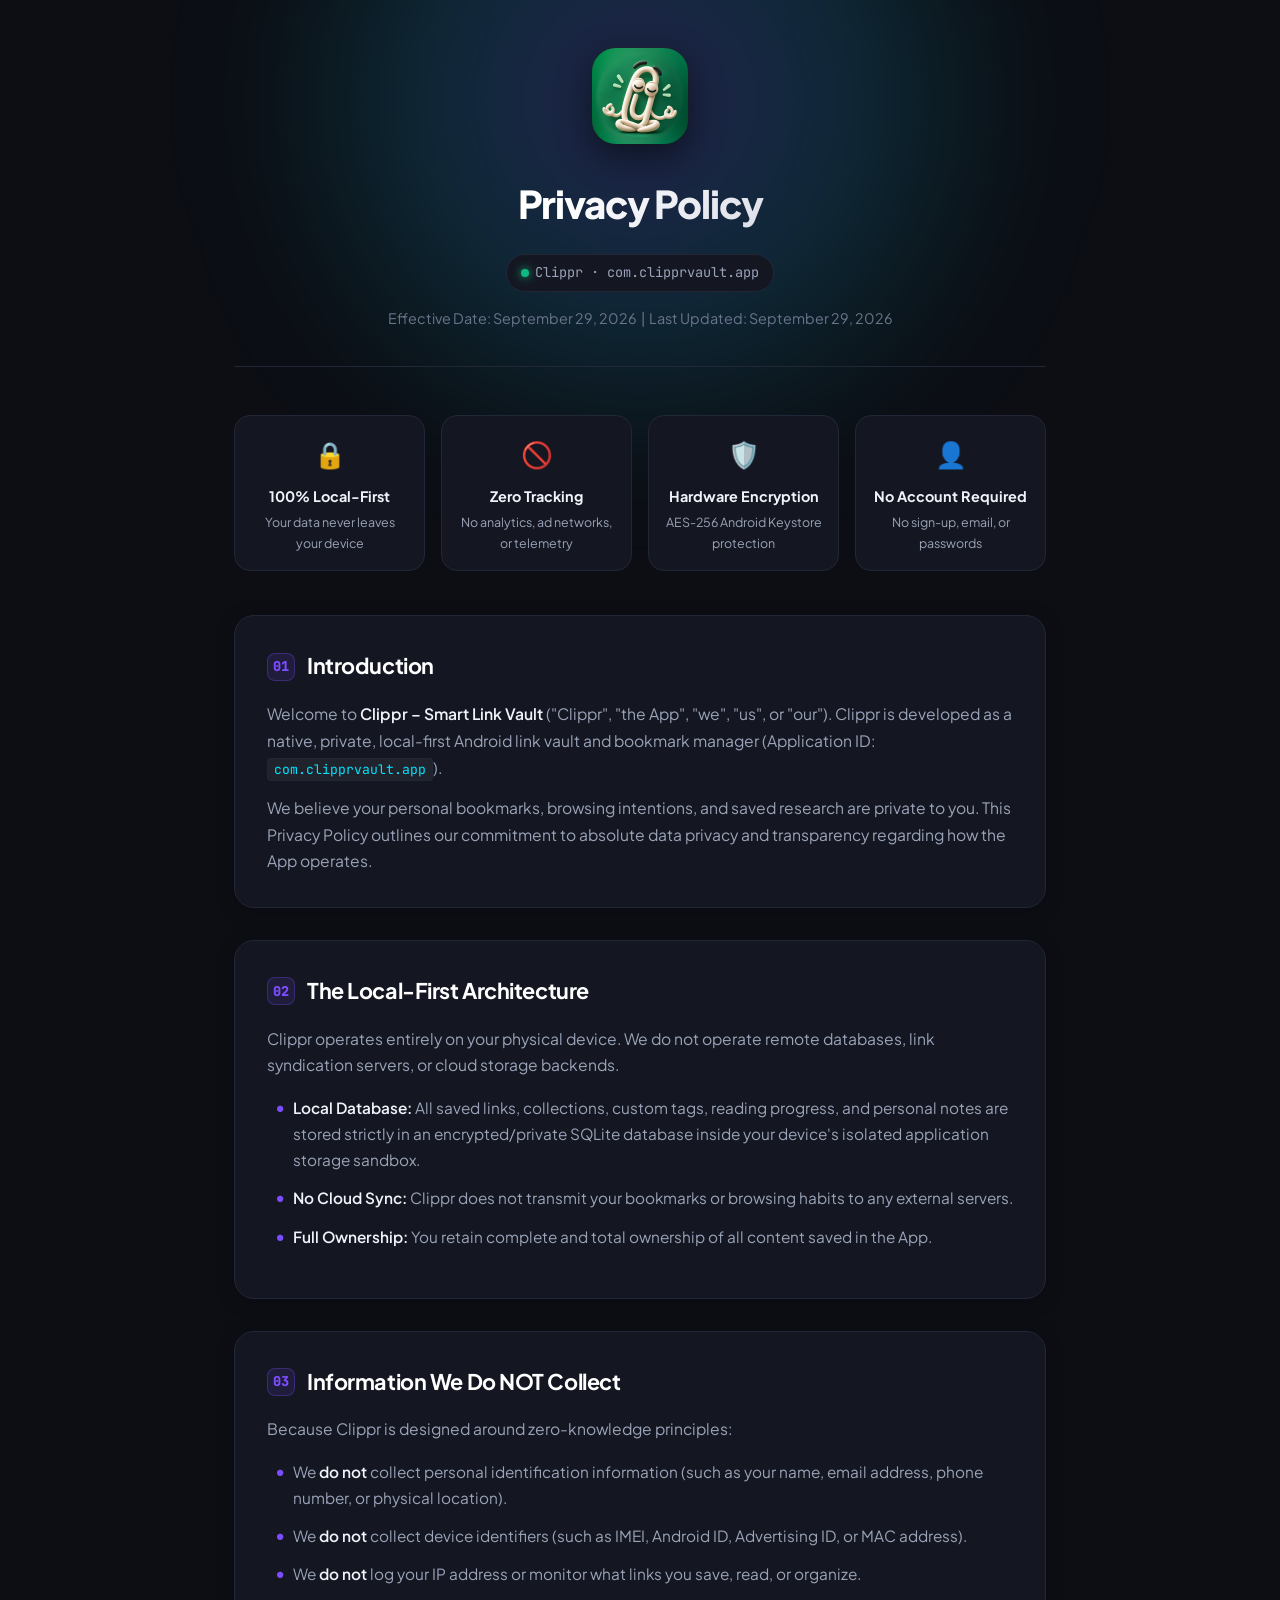
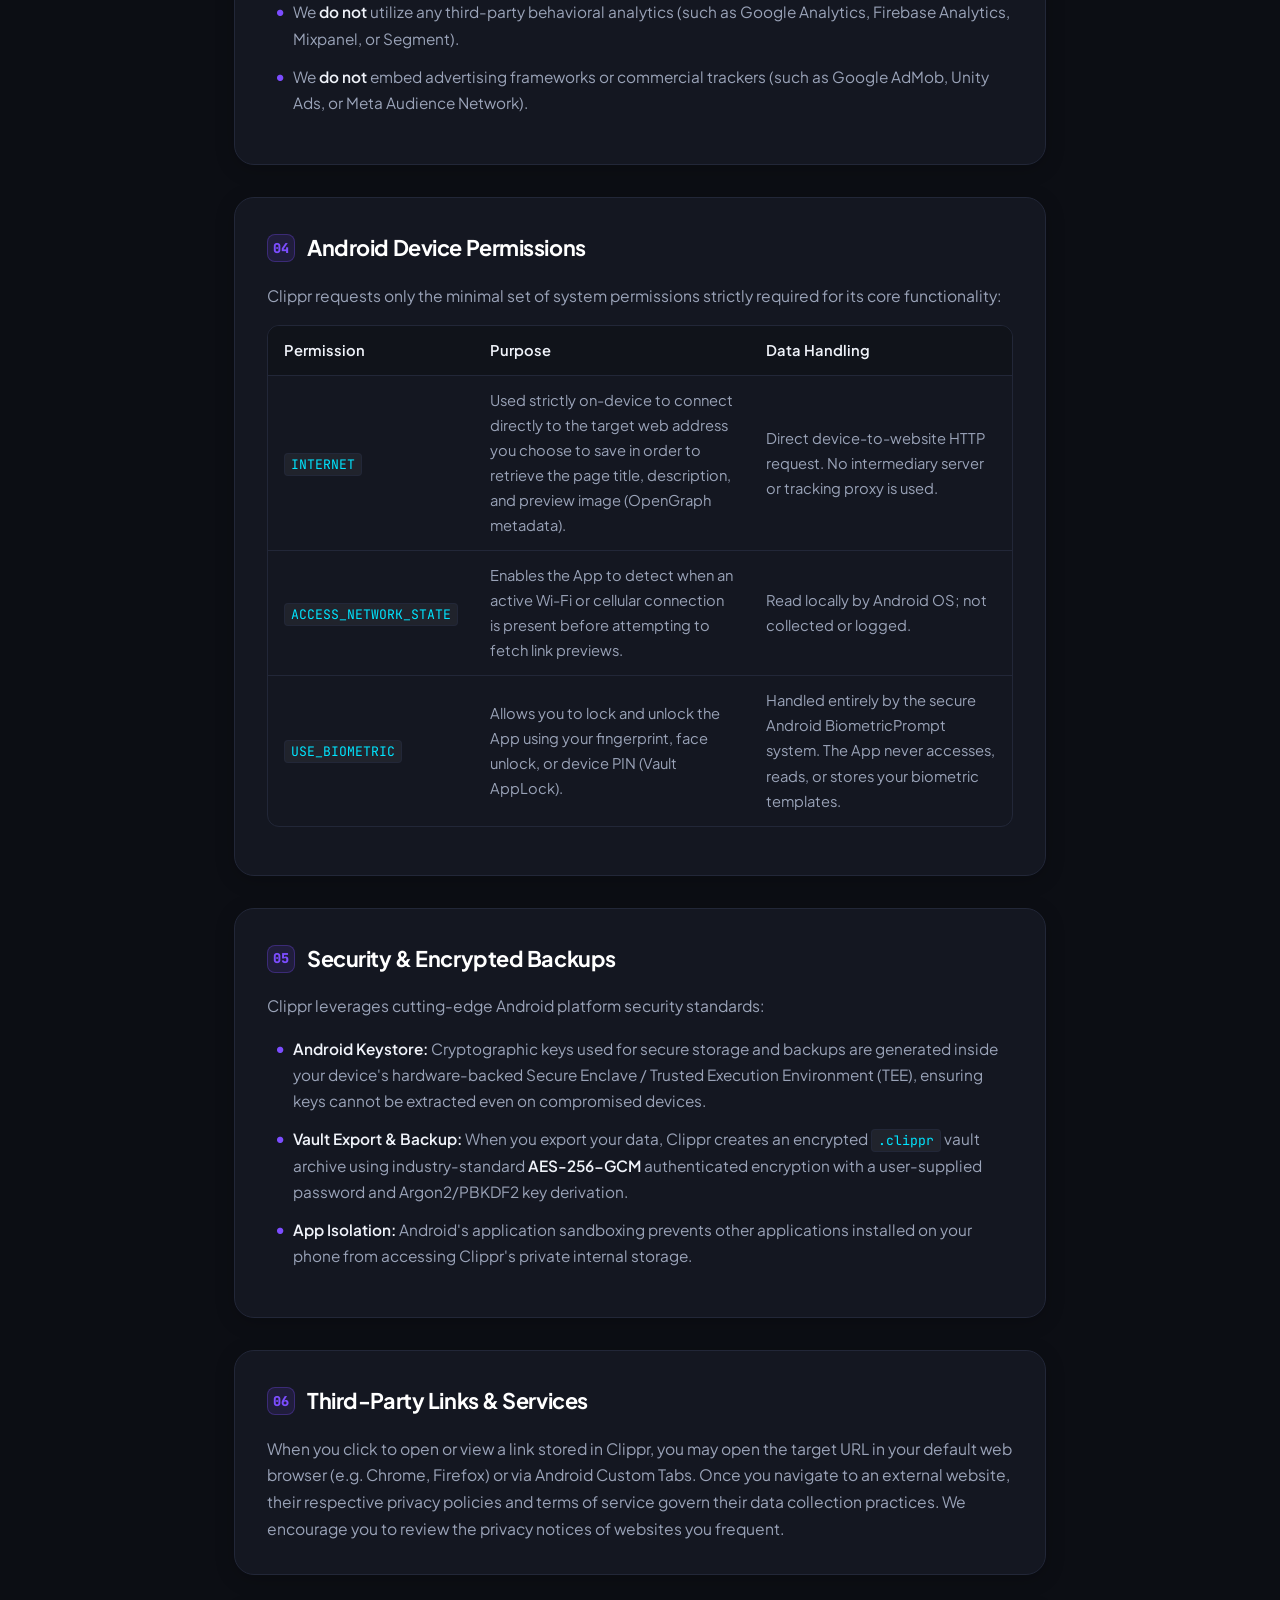
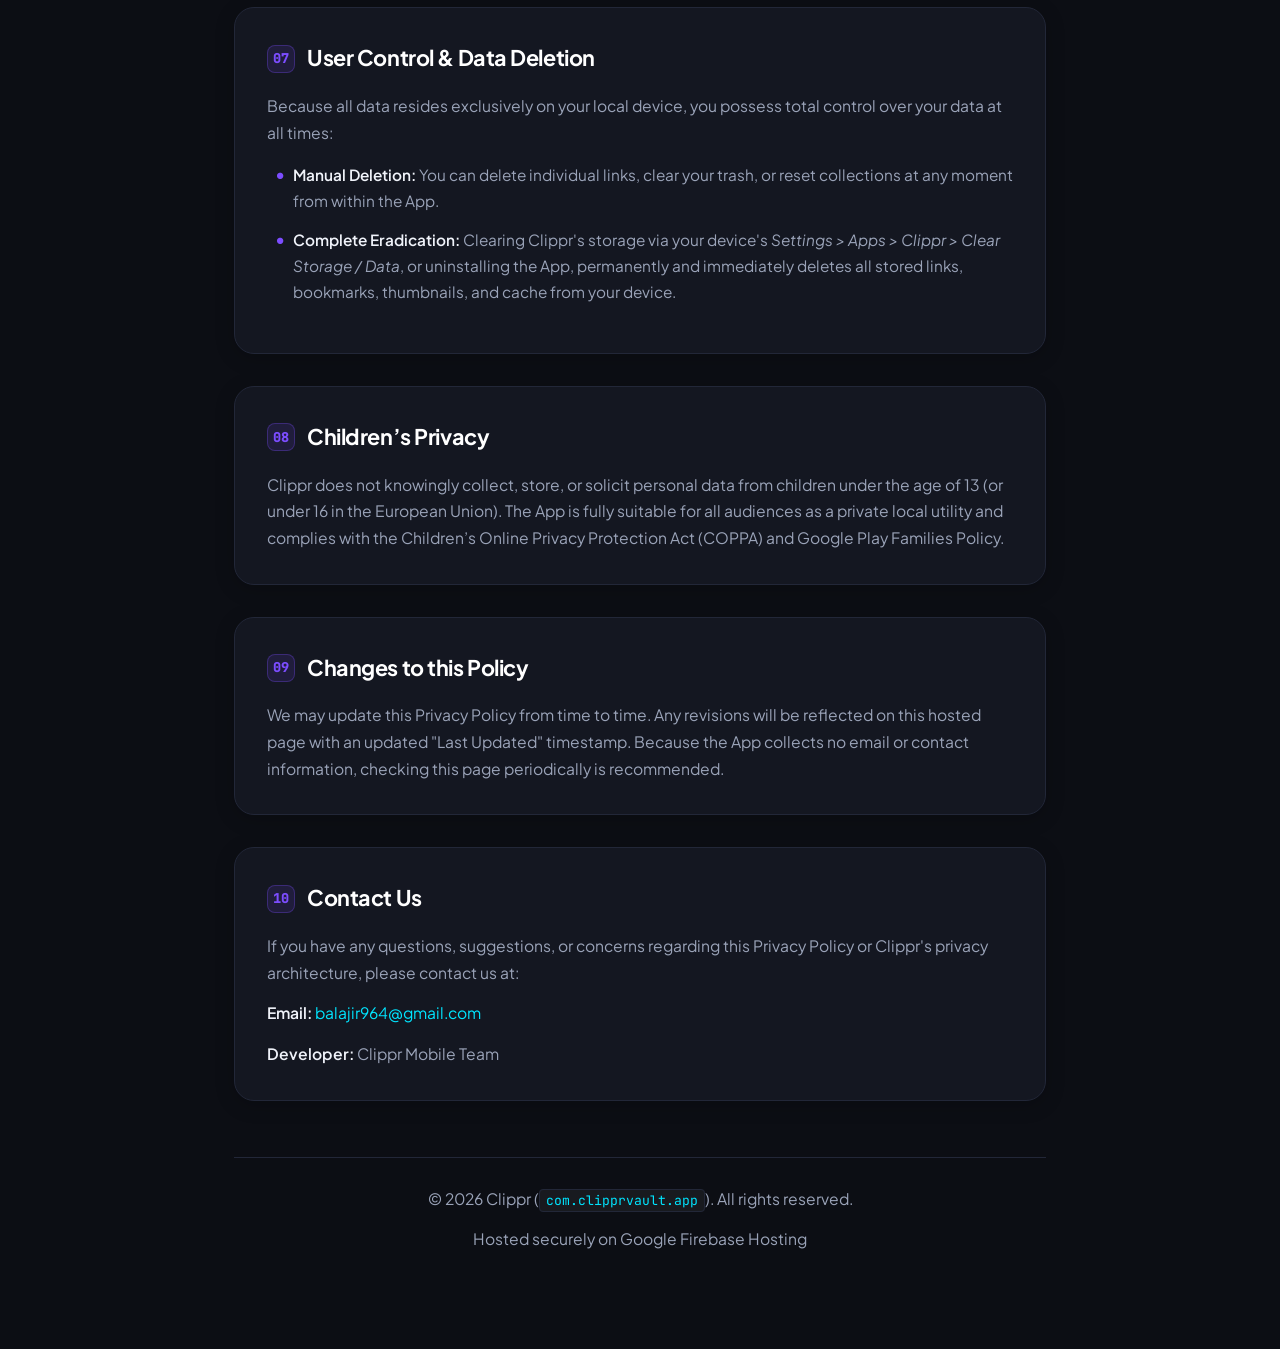
<file: privacy-hosting/public/index.html>
<!DOCTYPE html>
<html lang="en">
<head>
  <meta charset="UTF-8">
  <meta name="viewport" content="width=device-width, initial-scale=1.0">
  <title>Privacy Policy | Clippr – Smart Link Vault</title>
  <meta name="description" content="Privacy Policy for Clippr – Smart Link Vault (com.clipprvault.app). A 100% local-first, private bookmarking and link management vault.">
  <link rel="icon" type="image/png" href="icon.png">
  <link rel="preconnect" href="https://fonts.googleapis.com">
  <link rel="preconnect" href="https://fonts.gstatic.com" crossorigin>
  <link href="https://fonts.googleapis.com/css2?family=Plus+Jakarta+Sans:wght@400;500;600;700;800&family=JetBrains+Mono:wght@400;500&display=swap" rel="stylesheet">
  <style>
    :root {
      --bg: #0c0e14;
      --surface: #141721;
      --surface-border: #222738;
      --surface-hover: #1a1e2b;
      --text-main: #f0f3fa;
      --text-muted: #9aa3b8;
      --text-sub: #6b758d;
      --primary: #7c4dff;
      --primary-glow: rgba(124, 77, 255, 0.25);
      --accent: #00e5ff;
      --accent-glow: rgba(0, 229, 255, 0.15);
      --card-badge-bg: rgba(124, 77, 255, 0.12);
      --card-badge-border: rgba(124, 77, 255, 0.3);
      --green: #10b981;
      --green-bg: rgba(16, 185, 129, 0.12);
      --font-main: 'Plus Jakarta Sans', -apple-system, BlinkMacSystemFont, "Segoe UI", Roboto, sans-serif;
      --font-mono: 'JetBrains Mono', monospace;
    }

    * {
      box-sizing: border-box;
      margin: 0;
      padding: 0;
    }

    body {
      background-color: var(--bg);
      color: var(--text-main);
      font-family: var(--font-main);
      line-height: 1.7;
      -webkit-font-smoothing: antialiased;
      padding: 0;
      margin: 0;
      overflow-x: hidden;
    }

    .glow-bg {
      position: fixed;
      top: -200px;
      left: 50%;
      transform: translateX(-50%);
      width: 800px;
      height: 600px;
      background: radial-gradient(circle, var(--primary-glow) 0%, var(--accent-glow) 50%, transparent 70%);
      filter: blur(80px);
      z-index: 0;
      pointer-events: none;
    }

    .container {
      max-width: 860px;
      margin: 0 auto;
      padding: 48px 24px 96px;
      position: relative;
      z-index: 1;
    }

    /* Header */
    header {
      text-align: center;
      margin-bottom: 48px;
      padding-bottom: 36px;
      border-bottom: 1px solid var(--surface-border);
    }

    .app-icon {
      width: 96px;
      height: 96px;
      border-radius: 24px;
      box-shadow: 0 12px 32px rgba(0, 0, 0, 0.5), 0 0 0 1px var(--surface-border);
      margin-bottom: 20px;
    }

    h1 {
      font-size: 2.4rem;
      font-weight: 800;
      letter-spacing: -0.03em;
      margin-bottom: 8px;
      background: linear-gradient(135deg, #ffffff 40%, #b3b9ce 100%);
      -webkit-background-clip: text;
      -webkit-text-fill-color: transparent;
    }

    .app-id-pill {
      display: inline-flex;
      align-items: center;
      gap: 6px;
      background: var(--surface);
      border: 1px solid var(--surface-border);
      border-radius: 100px;
      padding: 6px 14px;
      font-family: var(--font-mono);
      font-size: 0.85rem;
      color: var(--text-muted);
      margin-top: 10px;
    }

    .app-id-pill .dot {
      width: 8px;
      height: 8px;
      border-radius: 50%;
      background: var(--green);
      box-shadow: 0 0 8px var(--green);
    }

    .meta-info {
      color: var(--text-sub);
      font-size: 0.9rem;
      margin-top: 14px;
    }

    /* Highlights Badges */
    .badges-grid {
      display: grid;
      grid-template-columns: repeat(auto-fit, minmax(180px, 1fr));
      gap: 16px;
      margin-bottom: 44px;
    }

    .badge-card {
      background: var(--surface);
      border: 1px solid var(--surface-border);
      border-radius: 16px;
      padding: 16px;
      text-align: center;
    }

    .badge-card .icon {
      font-size: 1.6rem;
      margin-bottom: 8px;
      display: block;
    }

    .badge-card .label {
      font-size: 0.9rem;
      font-weight: 700;
      color: var(--text-main);
      display: block;
      margin-bottom: 4px;
    }

    .badge-card .sub {
      font-size: 0.78rem;
      color: var(--text-muted);
      display: block;
    }

    /* Content sections */
    .policy-content {
      display: flex;
      flex-direction: column;
      gap: 32px;
    }

    .section-card {
      background: var(--surface);
      border: 1px solid var(--surface-border);
      border-radius: 20px;
      padding: 32px;
      box-shadow: 0 4px 20px rgba(0, 0, 0, 0.2);
    }

    h2 {
      font-size: 1.35rem;
      font-weight: 700;
      color: #ffffff;
      margin-bottom: 16px;
      display: flex;
      align-items: center;
      gap: 12px;
      letter-spacing: -0.02em;
    }

    h2 .num {
      display: inline-flex;
      align-items: center;
      justify-content: center;
      width: 28px;
      height: 28px;
      border-radius: 8px;
      background: var(--card-badge-bg);
      border: 1px solid var(--card-badge-border);
      color: var(--primary);
      font-size: 0.85rem;
      font-weight: 800;
      font-family: var(--font-mono);
    }

    p {
      color: var(--text-muted);
      font-size: 0.98rem;
      margin-bottom: 14px;
    }

    p:last-child {
      margin-bottom: 0;
    }

    ul {
      list-style: none;
      padding-left: 0;
      margin: 16px 0;
      display: flex;
      flex-direction: column;
      gap: 12px;
    }

    li {
      position: relative;
      padding-left: 26px;
      color: var(--text-muted);
      font-size: 0.96rem;
    }

    li::before {
      content: "•";
      position: absolute;
      left: 8px;
      color: var(--primary);
      font-size: 1.2rem;
      line-height: 1;
      top: 2px;
    }

    strong {
      color: var(--text-main);
      font-weight: 600;
    }

    .table-container {
      overflow-x: auto;
      margin: 16px 0;
      border-radius: 12px;
      border: 1px solid var(--surface-border);
    }

    table {
      width: 100%;
      border-collapse: collapse;
      font-size: 0.92rem;
      text-align: left;
    }

    th {
      background: #10131a;
      color: var(--text-main);
      padding: 12px 16px;
      border-bottom: 1px solid var(--surface-border);
      font-weight: 600;
    }

    td {
      padding: 12px 16px;
      border-bottom: 1px solid var(--surface-border);
      color: var(--text-muted);
    }

    tr:last-child td {
      border-bottom: none;
    }

    .code-tag {
      font-family: var(--font-mono);
      font-size: 0.82rem;
      background: rgba(255, 255, 255, 0.05);
      border: 1px solid var(--surface-border);
      padding: 2px 6px;
      border-radius: 4px;
      color: var(--accent);
    }

    .footer {
      text-align: center;
      margin-top: 56px;
      padding-top: 28px;
      border-top: 1px solid var(--surface-border);
      color: var(--text-sub);
      font-size: 0.88rem;
    }

    .footer a {
      color: var(--primary);
      text-decoration: none;
      font-weight: 600;
    }

    .footer a:hover {
      text-decoration: underline;
    }

    @media (max-width: 640px) {
      .container {
        padding: 32px 16px 64px;
      }
      h1 {
        font-size: 1.85rem;
      }
      .section-card {
        padding: 22px 18px;
      }
      .badges-grid {
        grid-template-columns: 1fr 1fr;
      }
    }
  </style>
</head>
<body>
  <div class="glow-bg"></div>
  <div class="container">
    <header>
      <img src="icon.png" alt="Clippr Vault App Icon" class="app-icon" onerror="this.style.display='none'">
      <h1>Privacy Policy</h1>
      <div class="app-id-pill">
        <span class="dot"></span>
        <span>Clippr · com.clipprvault.app</span>
      </div>
      <p class="meta-info">Effective Date: September 29, 2026 &nbsp;|&nbsp; Last Updated: September 29, 2026</p>
    </header>

    <div class="badges-grid">
      <div class="badge-card">
        <span class="icon">🔒</span>
        <span class="label">100% Local-First</span>
        <span class="sub">Your data never leaves your device</span>
      </div>
      <div class="badge-card">
        <span class="icon">🚫</span>
        <span class="label">Zero Tracking</span>
        <span class="sub">No analytics, ad networks, or telemetry</span>
      </div>
      <div class="badge-card">
        <span class="icon">🛡️</span>
        <span class="label">Hardware Encryption</span>
        <span class="sub">AES-256 Android Keystore protection</span>
      </div>
      <div class="badge-card">
        <span class="icon">👤</span>
        <span class="label">No Account Required</span>
        <span class="sub">No sign-up, email, or passwords</span>
      </div>
    </div>

    <div class="policy-content">
      <!-- Section 1 -->
      <section class="section-card">
        <h2><span class="num">01</span> Introduction</h2>
        <p>Welcome to <strong>Clippr – Smart Link Vault</strong> ("Clippr", "the App", "we", "us", or "our"). Clippr is developed as a native, private, local-first Android link vault and bookmark manager (Application ID: <span class="code-tag">com.clipprvault.app</span>).</p>
        <p>We believe your personal bookmarks, browsing intentions, and saved research are private to you. This Privacy Policy outlines our commitment to absolute data privacy and transparency regarding how the App operates.</p>
      </section>

      <!-- Section 2 -->
      <section class="section-card">
        <h2><span class="num">02</span> The Local-First Architecture</h2>
        <p>Clippr operates entirely on your physical device. We do not operate remote databases, link syndication servers, or cloud storage backends.</p>
        <ul>
          <li><strong>Local Database:</strong> All saved links, collections, custom tags, reading progress, and personal notes are stored strictly in an encrypted/private SQLite database inside your device's isolated application storage sandbox.</li>
          <li><strong>No Cloud Sync:</strong> Clippr does not transmit your bookmarks or browsing habits to any external servers.</li>
          <li><strong>Full Ownership:</strong> You retain complete and total ownership of all content saved in the App.</li>
        </ul>
      </section>

      <!-- Section 3 -->
      <section class="section-card">
        <h2><span class="num">03</span> Information We Do NOT Collect</h2>
        <p>Because Clippr is designed around zero-knowledge principles:</p>
        <ul>
          <li>We <strong>do not</strong> collect personal identification information (such as your name, email address, phone number, or physical location).</li>
          <li>We <strong>do not</strong> collect device identifiers (such as IMEI, Android ID, Advertising ID, or MAC address).</li>
          <li>We <strong>do not</strong> log your IP address or monitor what links you save, read, or organize.</li>
          <li>We <strong>do not</strong> utilize any third-party behavioral analytics (such as Google Analytics, Firebase Analytics, Mixpanel, or Segment).</li>
          <li>We <strong>do not</strong> embed advertising frameworks or commercial trackers (such as Google AdMob, Unity Ads, or Meta Audience Network).</li>
        </ul>
      </section>

      <!-- Section 4 -->
      <section class="section-card">
        <h2><span class="num">04</span> Android Device Permissions</h2>
        <p>Clippr requests only the minimal set of system permissions strictly required for its core functionality:</p>
        
        <div class="table-container">
          <table>
            <thead>
              <tr>
                <th>Permission</th>
                <th>Purpose</th>
                <th>Data Handling</th>
              </tr>
            </thead>
            <tbody>
              <tr>
                <td><span class="code-tag">INTERNET</span></td>
                <td>Used strictly on-device to connect directly to the target web address you choose to save in order to retrieve the page title, description, and preview image (OpenGraph metadata).</td>
                <td>Direct device-to-website HTTP request. No intermediary server or tracking proxy is used.</td>
              </tr>
              <tr>
                <td><span class="code-tag">ACCESS_NETWORK_STATE</span></td>
                <td>Enables the App to detect when an active Wi-Fi or cellular connection is present before attempting to fetch link previews.</td>
                <td>Read locally by Android OS; not collected or logged.</td>
              </tr>
              <tr>
                <td><span class="code-tag">USE_BIOMETRIC</span></td>
                <td>Allows you to lock and unlock the App using your fingerprint, face unlock, or device PIN (Vault AppLock).</td>
                <td>Handled entirely by the secure Android BiometricPrompt system. The App never accesses, reads, or stores your biometric templates.</td>
              </tr>
            </tbody>
          </table>
        </div>
      </section>

      <!-- Section 5 -->
      <section class="section-card">
        <h2><span class="num">05</span> Security & Encrypted Backups</h2>
        <p>Clippr leverages cutting-edge Android platform security standards:</p>
        <ul>
          <li><strong>Android Keystore:</strong> Cryptographic keys used for secure storage and backups are generated inside your device's hardware-backed Secure Enclave / Trusted Execution Environment (TEE), ensuring keys cannot be extracted even on compromised devices.</li>
          <li><strong>Vault Export & Backup:</strong> When you export your data, Clippr creates an encrypted <span class="code-tag">.clippr</span> vault archive using industry-standard <strong>AES-256-GCM</strong> authenticated encryption with a user-supplied password and Argon2/PBKDF2 key derivation.</li>
          <li><strong>App Isolation:</strong> Android's application sandboxing prevents other applications installed on your phone from accessing Clippr's private internal storage.</li>
        </ul>
      </section>

      <!-- Section 6 -->
      <section class="section-card">
        <h2><span class="num">06</span> Third-Party Links & Services</h2>
        <p>When you click to open or view a link stored in Clippr, you may open the target URL in your default web browser (e.g. Chrome, Firefox) or via Android Custom Tabs. Once you navigate to an external website, their respective privacy policies and terms of service govern their data collection practices. We encourage you to review the privacy notices of websites you frequent.</p>
      </section>

      <!-- Section 7 -->
      <section class="section-card">
        <h2><span class="num">07</span> User Control & Data Deletion</h2>
        <p>Because all data resides exclusively on your local device, you possess total control over your data at all times:</p>
        <ul>
          <li><strong>Manual Deletion:</strong> You can delete individual links, clear your trash, or reset collections at any moment from within the App.</li>
          <li><strong>Complete Eradication:</strong> Clearing Clippr's storage via your device's <em>Settings &gt; Apps &gt; Clippr &gt; Clear Storage / Data</em>, or uninstalling the App, permanently and immediately deletes all stored links, bookmarks, thumbnails, and cache from your device.</li>
        </ul>
      </section>

      <!-- Section 8 -->
      <section class="section-card">
        <h2><span class="num">08</span> Children’s Privacy</h2>
        <p>Clippr does not knowingly collect, store, or solicit personal data from children under the age of 13 (or under 16 in the European Union). The App is fully suitable for all audiences as a private local utility and complies with the Children’s Online Privacy Protection Act (COPPA) and Google Play Families Policy.</p>
      </section>

      <!-- Section 9 -->
      <section class="section-card">
        <h2><span class="num">09</span> Changes to this Policy</h2>
        <p>We may update this Privacy Policy from time to time. Any revisions will be reflected on this hosted page with an updated "Last Updated" timestamp. Because the App collects no email or contact information, checking this page periodically is recommended.</p>
      </section>

      <!-- Section 10 -->
      <section class="section-card">
        <h2><span class="num">10</span> Contact Us</h2>
        <p>If you have any questions, suggestions, or concerns regarding this Privacy Policy or Clippr's privacy architecture, please contact us at:</p>
        <p><strong>Email:</strong> <a href="mailto:balajir964@gmail.com" style="color: var(--accent); text-decoration: none;">balajir964@gmail.com</a></p>
        <p><strong>Developer:</strong> Clippr Mobile Team</p>
      </section>
    </div>

    <footer class="footer">
      <p>&copy; 2026 Clippr (<span class="code-tag">com.clipprvault.app</span>). All rights reserved.</p>
      <p style="margin-top: 6px;">Hosted securely on Google Firebase Hosting</p>
    </footer>
  </div>
</body>
</html>
</file>
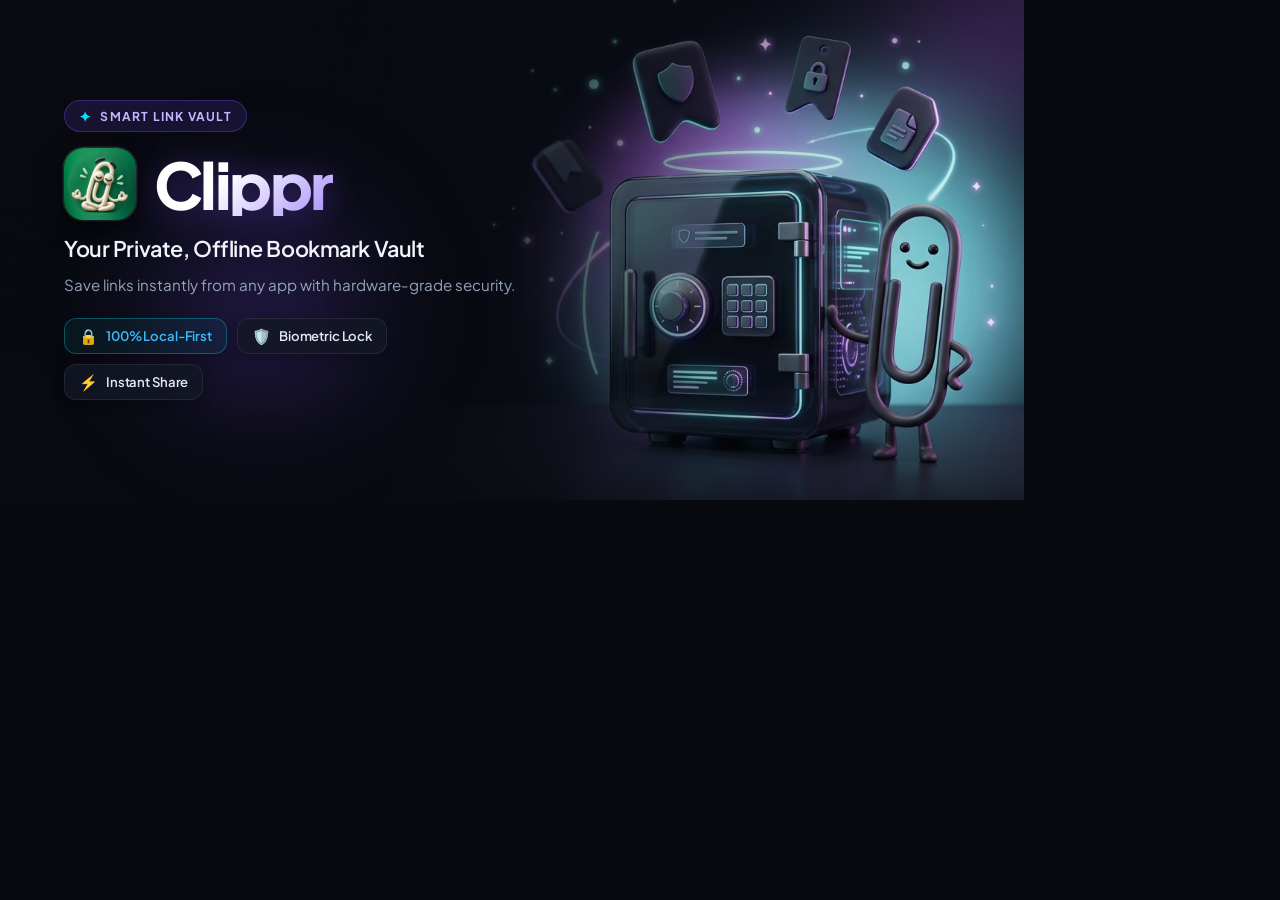
<file: assets/playstore/banner.html>
<!DOCTYPE html>
<html lang="en">
<head>
  <meta charset="UTF-8">
  <title>Clippr Play Store Feature Graphic</title>
  <link rel="preconnect" href="https://fonts.googleapis.com">
  <link rel="preconnect" href="https://fonts.gstatic.com" crossorigin>
  <link href="https://fonts.googleapis.com/css2?family=Plus+Jakarta+Sans:wght@500;600;700;800;900&display=swap" rel="stylesheet">
  <style>
    * {
      box-sizing: border-box;
      margin: 0;
      padding: 0;
      -webkit-font-smoothing: antialiased;
    }

    html, body {
      width: 1024px;
      height: 500px;
      overflow: hidden;
      background: #080a10;
      font-family: 'Plus Jakarta Sans', -apple-system, sans-serif;
    }

    .banner {
      position: relative;
      width: 1024px;
      height: 500px;
      overflow: hidden;
      background-color: #080a10;
      display: flex;
      align-items: center;
    }

    /* Background 3D Render */
    .bg-image {
      position: absolute;
      top: 0;
      right: 0;
      width: 100%;
      height: 100%;
      object-fit: cover;
      object-position: 70% center;
      z-index: 1;
    }

    /* Gradient overlay to ensure text contrast and safe margins */
    .gradient-overlay {
      position: absolute;
      top: 0;
      left: 0;
      width: 100%;
      height: 100%;
      background: linear-gradient(
        90deg,
        rgba(8, 10, 16, 0.98) 0%,
        rgba(8, 10, 16, 0.94) 38%,
        rgba(8, 10, 16, 0.72) 55%,
        rgba(8, 10, 16, 0.15) 75%,
        rgba(8, 10, 16, 0) 100%
      );
      z-index: 2;
    }

    /* Subtle top and bottom vignette */
    .vignette-overlay {
      position: absolute;
      top: 0;
      left: 0;
      width: 100%;
      height: 100%;
      background: linear-gradient(
        180deg,
        rgba(8, 10, 16, 0.45) 0%,
        transparent 20%,
        transparent 80%,
        rgba(8, 10, 16, 0.65) 100%
      );
      z-index: 3;
    }

    /* Ambient glow spots */
    .glow-spot {
      position: absolute;
      top: 30%;
      left: 10%;
      width: 320px;
      height: 320px;
      background: radial-gradient(circle, rgba(124, 77, 255, 0.28) 0%, transparent 70%);
      filter: blur(50px);
      z-index: 2;
      pointer-events: none;
    }

    /* Content Area (Safe Zone compliant) */
    .content {
      position: relative;
      z-index: 4;
      padding-left: 64px;
      max-width: 530px;
      display: flex;
      flex-direction: column;
      gap: 14px;
    }

    /* Category Pill Badge */
    .pill-badge {
      align-self: flex-start;
      display: inline-flex;
      align-items: center;
      gap: 8px;
      background: rgba(124, 77, 255, 0.14);
      border: 1px solid rgba(124, 77, 255, 0.35);
      border-radius: 100px;
      padding: 6px 14px;
      backdrop-filter: blur(12px);
    }

    .pill-badge .sparkle {
      color: #00e5ff;
      font-size: 0.9rem;
    }

    .pill-badge span {
      font-size: 0.76rem;
      font-weight: 700;
      letter-spacing: 0.1em;
      text-transform: uppercase;
      color: #c4b5fd;
    }

    /* Main Branding Header */
    .brand-row {
      display: flex;
      align-items: center;
      gap: 18px;
      margin-top: 2px;
    }

    .app-icon {
      width: 72px;
      height: 72px;
      border-radius: 20px;
      box-shadow: 0 10px 24px rgba(0, 0, 0, 0.6), 0 0 0 1.5px rgba(255, 255, 255, 0.15);
    }

    .brand-title {
      font-size: 4rem;
      font-weight: 900;
      letter-spacing: -0.04em;
      line-height: 1;
      background: linear-gradient(135deg, #ffffff 40%, #c4b5fd 80%, #a78bfa 100%);
      -webkit-background-clip: text;
      -webkit-text-fill-color: transparent;
      filter: drop-shadow(0 4px 16px rgba(124, 77, 255, 0.35));
    }

    /* Tagline */
    .tagline {
      font-size: 1.35rem;
      font-weight: 600;
      color: #f1f5f9;
      line-height: 1.35;
      letter-spacing: -0.02em;
    }

    .sub-tagline {
      font-size: 0.95rem;
      color: #94a3b8;
      font-weight: 400;
      line-height: 1.45;
      margin-top: -4px;
    }

    /* Feature Pills */
    .features-list {
      display: flex;
      flex-wrap: wrap;
      gap: 10px;
      margin-top: 8px;
    }

    .feature-chip {
      display: inline-flex;
      align-items: center;
      gap: 8px;
      background: rgba(20, 24, 38, 0.78);
      border: 1px solid rgba(255, 255, 255, 0.08);
      border-radius: 12px;
      padding: 7px 14px;
      backdrop-filter: blur(10px);
      box-shadow: 0 4px 12px rgba(0, 0, 0, 0.25);
    }

    .feature-chip .chip-icon {
      font-size: 0.95rem;
    }

    .feature-chip .chip-text {
      font-size: 0.82rem;
      font-weight: 600;
      color: #e2e8f0;
      letter-spacing: -0.01em;
    }

    .feature-chip.highlight {
      border-color: rgba(0, 229, 255, 0.3);
      background: rgba(0, 229, 255, 0.06);
    }

    .feature-chip.highlight .chip-text {
      color: #38bdf8;
    }
  </style>
</head>
<body>
  <div class="banner">
    <!-- 3D Mascot & Vault Artwork -->
    <img src="bg.jpg" class="bg-image" alt="Clippr Vault Mascot" />
    
    <!-- Seamless Gradient & Vignette Layers -->
    <div class="gradient-overlay"></div>
    <div class="vignette-overlay"></div>
    <div class="glow-spot"></div>

    <!-- Content / Typography in Safe Zone -->
    <div class="content">
      <div class="pill-badge">
        <span class="sparkle">✦</span>
        <span>Smart Link Vault</span>
      </div>

      <div class="brand-row">
        <img src="icon.png" class="app-icon" alt="Clippr Icon" />
        <h1 class="brand-title">Clippr</h1>
      </div>

      <p class="tagline">Your Private, Offline Bookmark Vault</p>
      <p class="sub-tagline">Save links instantly from any app with hardware-grade security.</p>

      <div class="features-list">
        <div class="feature-chip highlight">
          <span class="chip-icon">🔒</span>
          <span class="chip-text">100% Local-First</span>
        </div>
        <div class="feature-chip">
          <span class="chip-icon">🛡️</span>
          <span class="chip-text">Biometric Lock</span>
        </div>
        <div class="feature-chip">
          <span class="chip-icon">⚡</span>
          <span class="chip-text">Instant Share</span>
        </div>
      </div>
    </div>
  </div>
</body>
</html>
</file>
